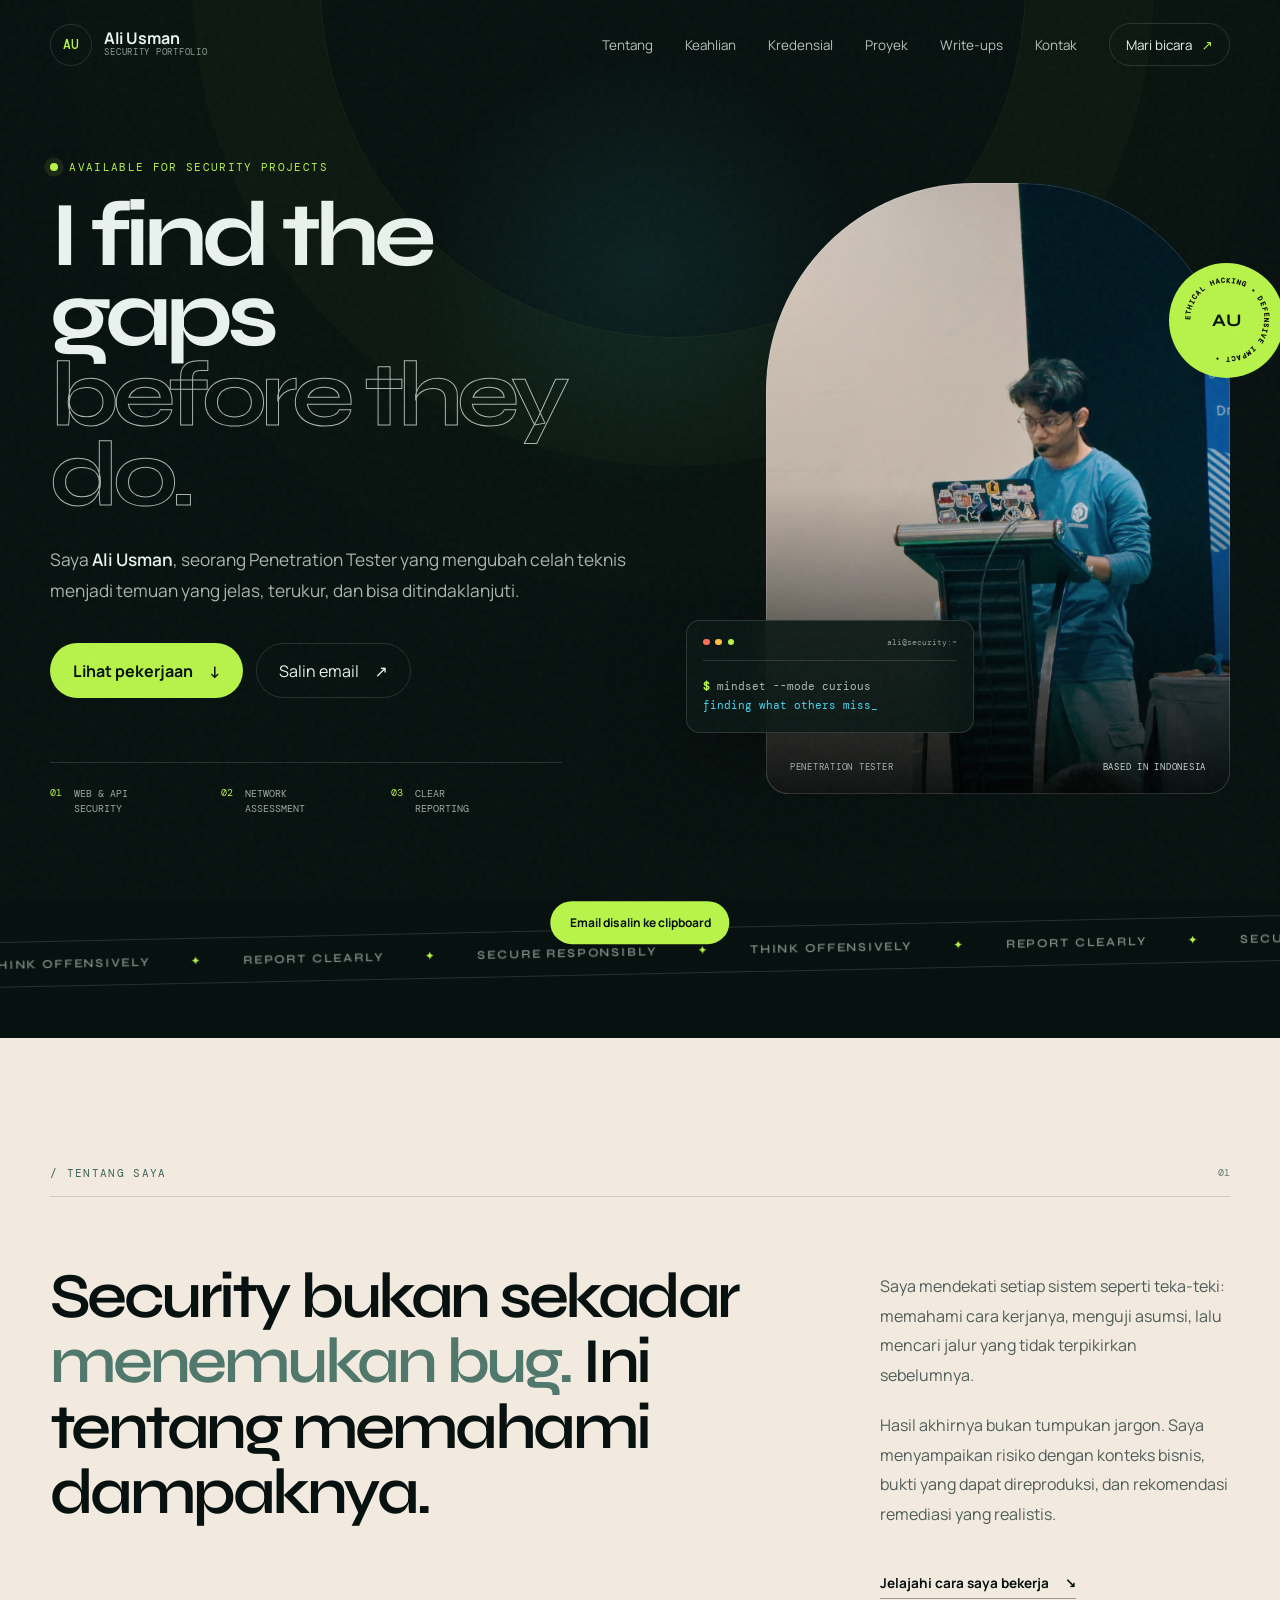
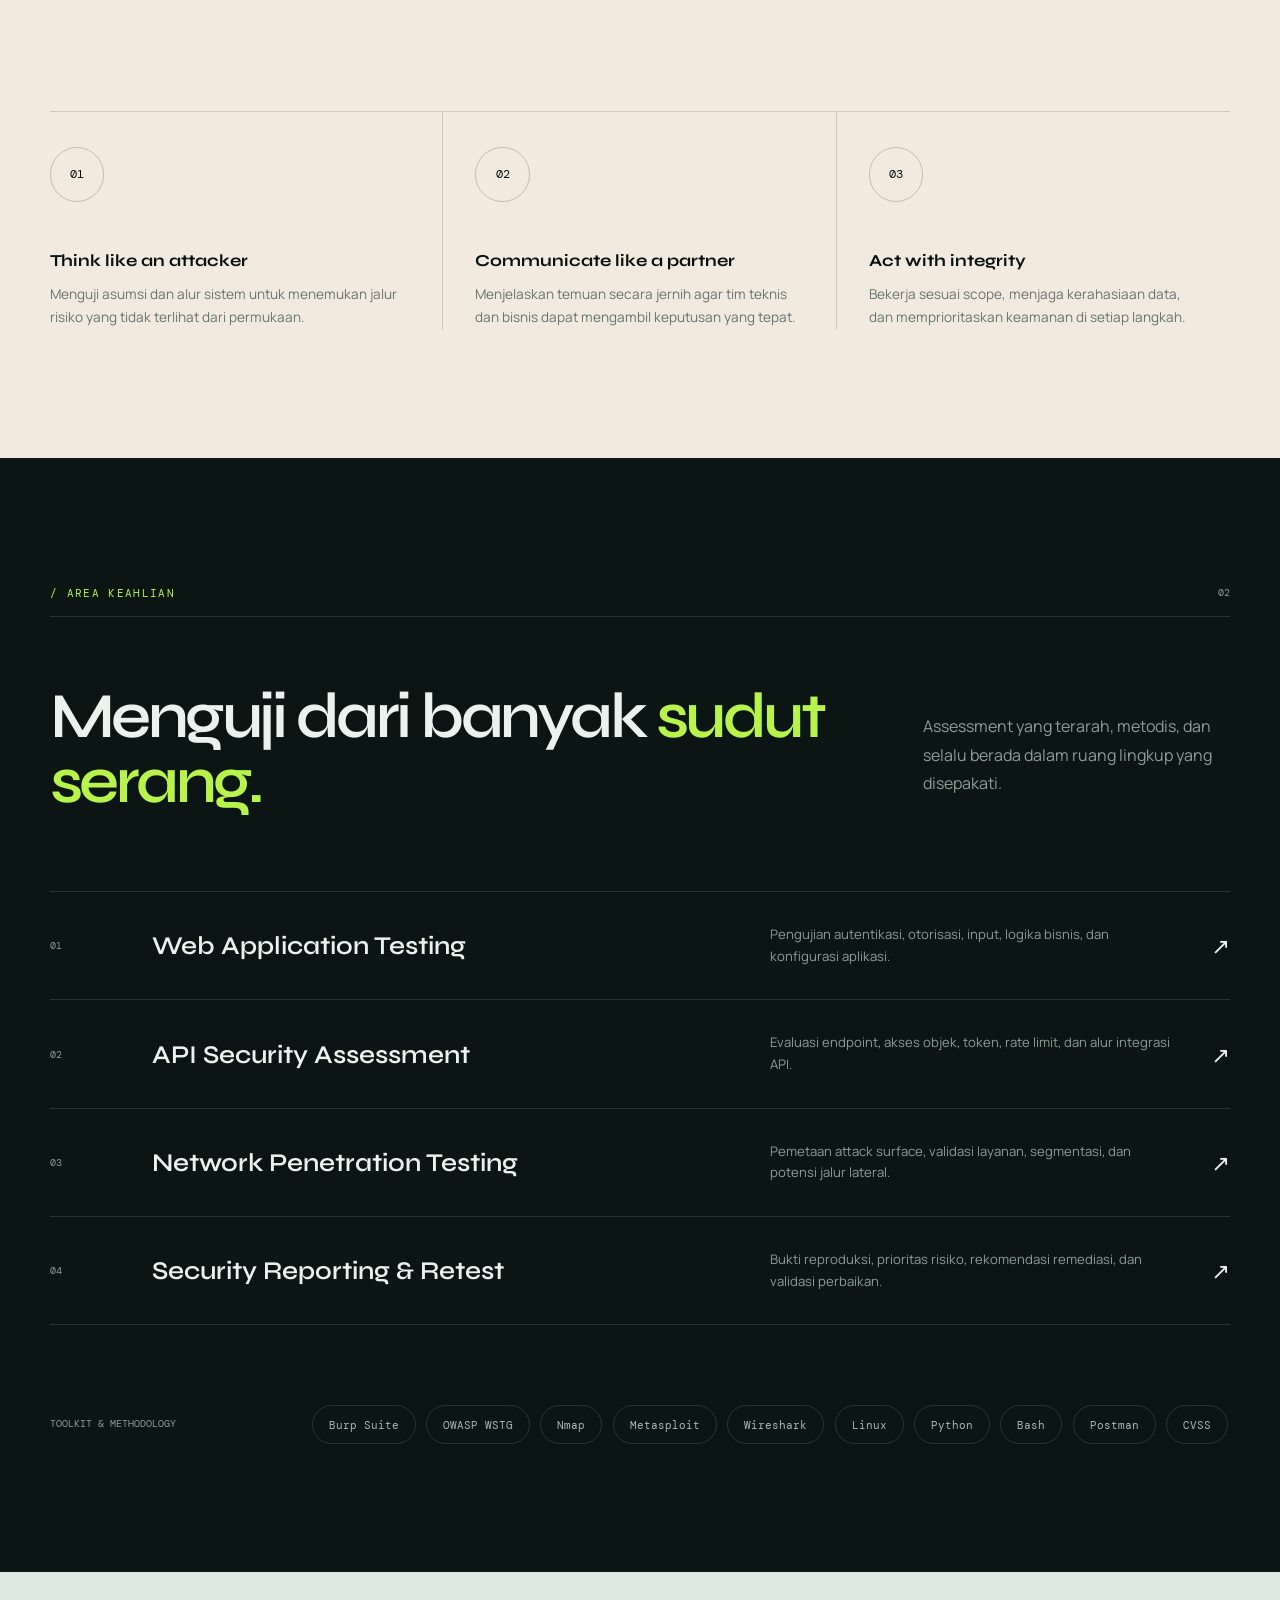
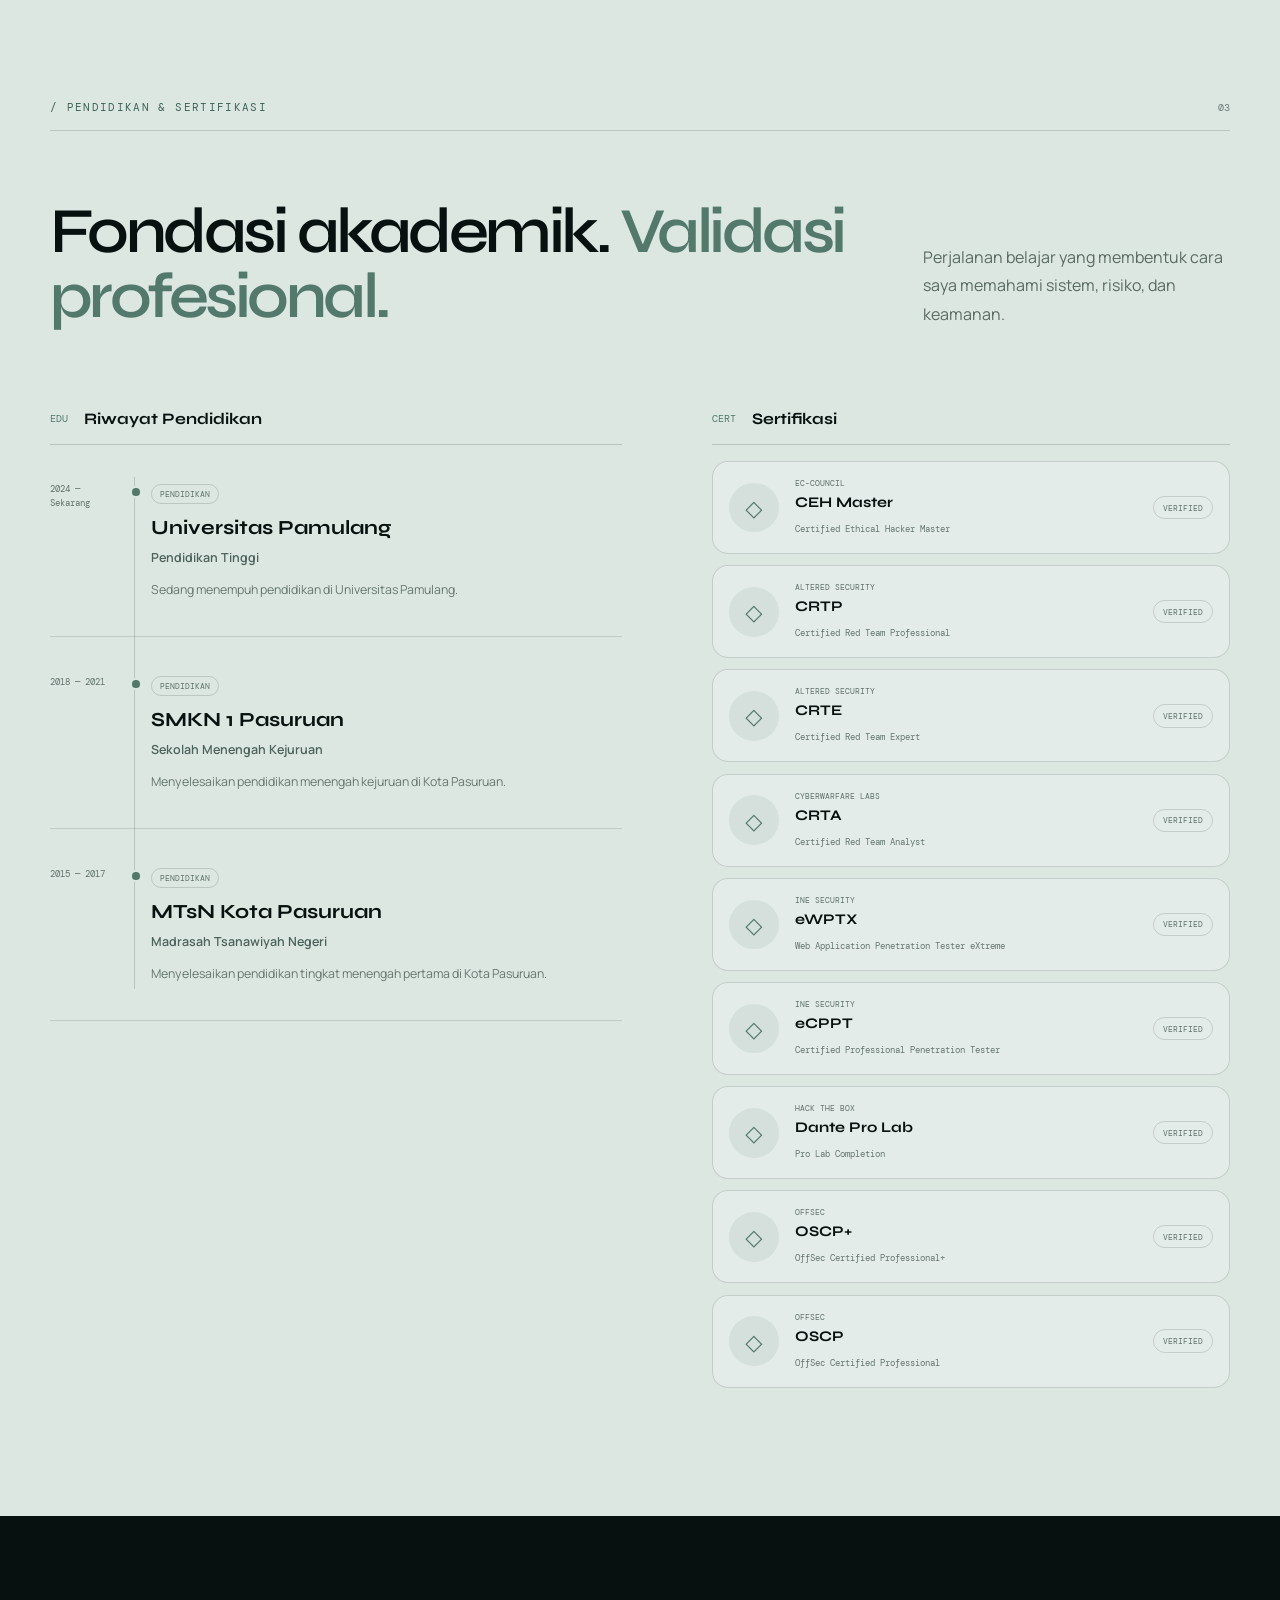
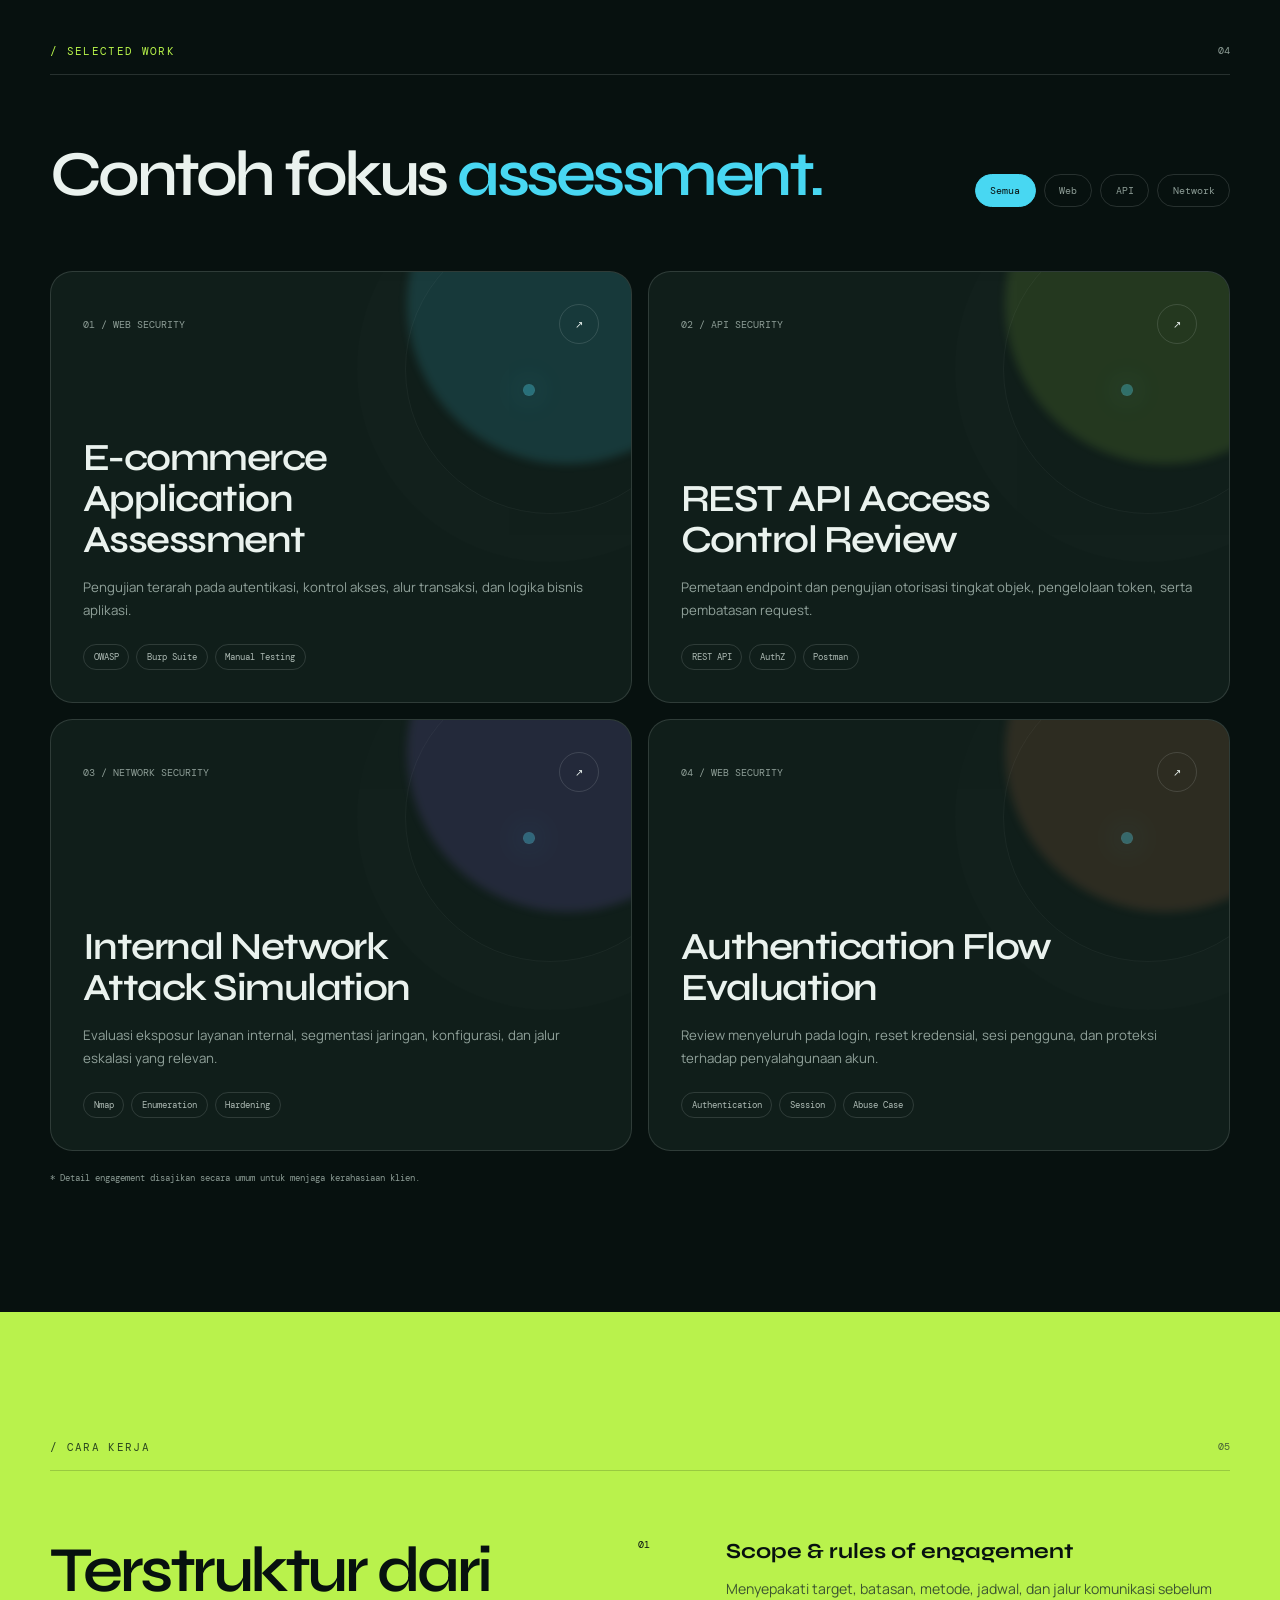
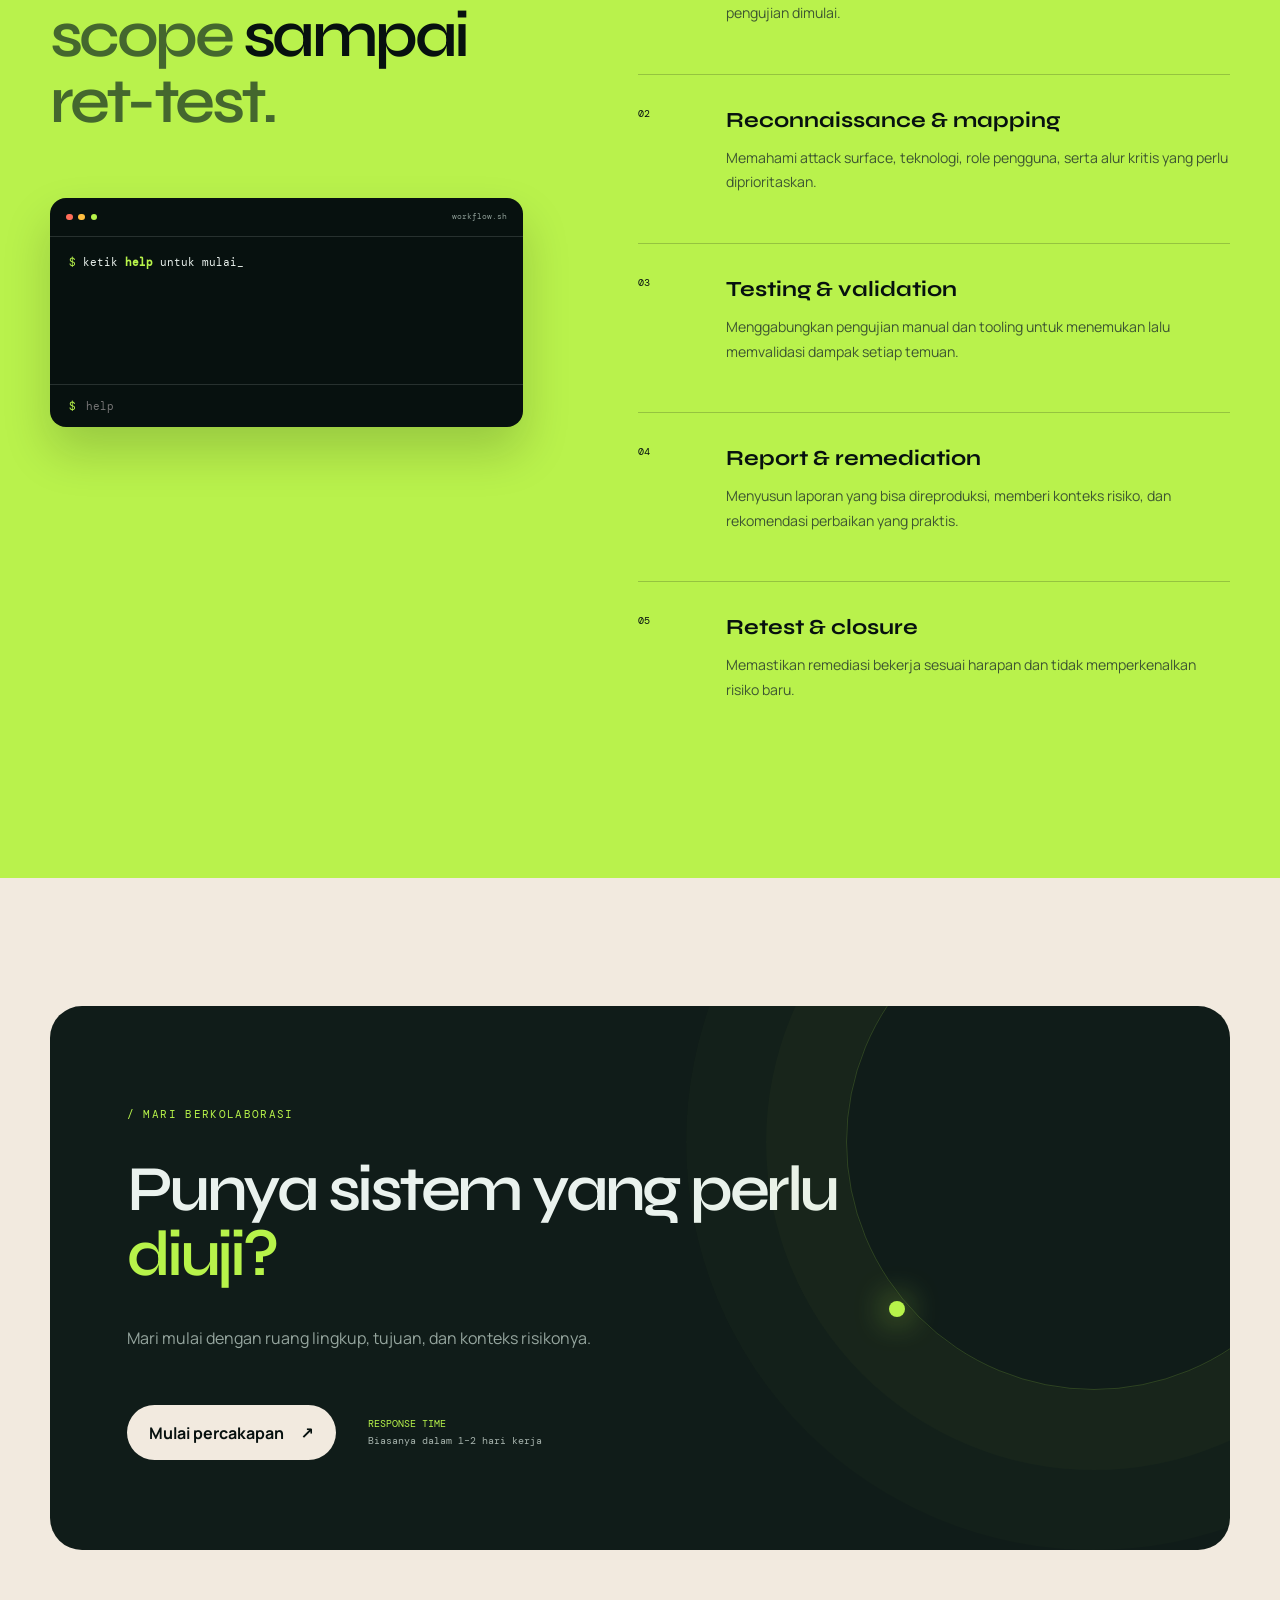
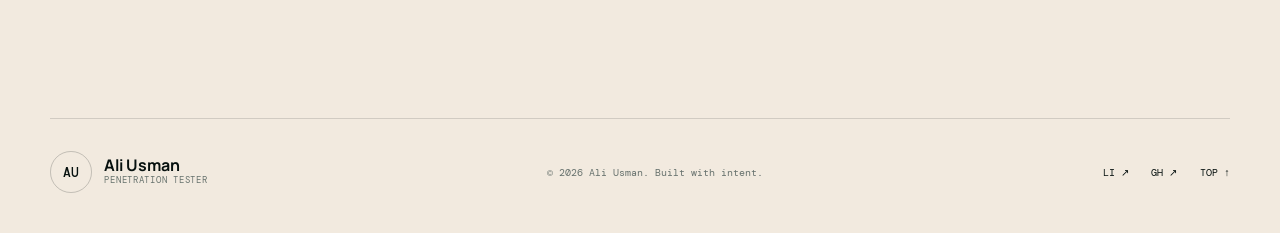
<file: index.html>
<!doctype html>
<html lang="id">
  <head>
    <meta charset="UTF-8" />
    <meta name="viewport" content="width=device-width, initial-scale=1.0" />
    <meta
      name="description"
      content="Portofolio Ali Usman — Penetration Tester yang membantu organisasi menemukan dan memahami risiko keamanan sebelum menjadi insiden."
    />
    <meta name="theme-color" content="#07110f" />
    <title>Ali Usman — Penetration Tester</title>
    <link rel="icon" href="data:image/svg+xml,%3Csvg xmlns='http://www.w3.org/2000/svg' viewBox='0 0 64 64'%3E%3Crect width='64' height='64' rx='32' fill='%2307110f'/%3E%3Ctext x='32' y='39' text-anchor='middle' font-family='monospace' font-size='22' fill='%23b7f34a'%3EAU%3C/text%3E%3C/svg%3E" />
    <link rel="preload" href="Assets/foto.jpg" as="image" />
    <link rel="stylesheet" href="css/styles.css" />
    <script src="js/script.js" defer></script>
  </head>
  <body>
    <a class="skip-link" href="#main-content">Lewati ke konten</a>

    <div class="noise" aria-hidden="true"></div>
    <div class="cursor-glow" aria-hidden="true"></div>

    <header class="site-header" id="top">
      <nav class="nav container" aria-label="Navigasi utama">
        <a class="brand" href="#top" aria-label="Ali Usman — kembali ke atas">
          <span class="brand-mark">AU</span>
          <span class="brand-copy">Ali Usman<small>Security Portfolio</small></span>
        </a>

        <button class="menu-toggle" type="button" aria-expanded="false" aria-controls="nav-links">
          <span></span><span></span>
          <span class="sr-only">Buka menu</span>
        </button>

        <div class="nav-links" id="nav-links">
          <a href="#about">Tentang</a>
          <a href="#expertise">Keahlian</a>
          <a href="#credentials">Kredensial</a>
          <a href="#work">Proyek</a>
          <a href="writeups.html">Write-ups</a>
          <a href="#contact">Kontak</a>
          <a class="nav-cta" href="#contact">Mari bicara <span>↗</span></a>
        </div>
      </nav>
    </header>

    <main id="main-content">
      <section class="hero section-pad" aria-labelledby="hero-title">
        <div class="container hero-grid">
          <div class="hero-copy">
            <div class="eyebrow reveal">
              <span class="status-dot"></span>
              Available for security projects
            </div>
            <h1 id="hero-title" class="reveal">
              I find the gaps<br />
              <span>before they do.</span>
            </h1>
            <p class="hero-lead reveal">
              Saya <strong>Ali Usman</strong>, seorang Penetration Tester yang mengubah celah teknis
              menjadi temuan yang jelas, terukur, dan bisa ditindaklanjuti.
            </p>
            <div class="hero-actions reveal">
              <a class="button button-primary" href="#work">
                Lihat pekerjaan <span aria-hidden="true">↓</span>
              </a>
              <button class="button button-ghost" id="copy-email" type="button">
                <span class="button-label">Salin email</span> <span aria-hidden="true">↗</span>
              </button>
            </div>
            <div class="hero-meta reveal" aria-label="Ringkasan keahlian">
              <div><span>01</span><p>Web & API<br />Security</p></div>
              <div><span>02</span><p>Network<br />Assessment</p></div>
              <div><span>03</span><p>Clear<br />Reporting</p></div>
            </div>
          </div>

          <div class="hero-visual reveal" data-tilt>
            <div class="photo-frame">
              <img src="Assets/foto.jpg" alt="Ali Usman sedang melakukan presentasi teknis" />
              <div class="photo-shade" aria-hidden="true"></div>
              <div class="photo-label">
                <span>Penetration Tester</span>
                <span>Based in Indonesia</span>
              </div>
            </div>
            <div class="floating-card terminal-card" aria-hidden="true">
              <div class="terminal-top"><i></i><i></i><i></i><span>ali@security:~</span></div>
              <code><b>$</b> mindset --mode curious<br /><em>finding what others miss_</em></code>
            </div>
            <div class="orbit-stamp" aria-hidden="true">
              <svg viewBox="0 0 120 120">
                <defs><path id="circlePath" d="M 60,60 m -43,0 a 43,43 0 1,1 86,0 a 43,43 0 1,1 -86,0" /></defs>
                <text><textPath href="#circlePath">ETHICAL HACKING • DEFENSIVE IMPACT • </textPath></text>
              </svg>
              <span>AU</span>
            </div>
          </div>
        </div>
        <div class="hero-marquee" aria-hidden="true">
          <div class="marquee-track">
            <span>THINK OFFENSIVELY</span><i>✦</i><span>REPORT CLEARLY</span><i>✦</i><span>SECURE RESPONSIBLY</span><i>✦</i>
            <span>THINK OFFENSIVELY</span><i>✦</i><span>REPORT CLEARLY</span><i>✦</i><span>SECURE RESPONSIBLY</span><i>✦</i>
          </div>
        </div>
      </section>

      <section class="about section-pad" id="about" aria-labelledby="about-title">
        <div class="container">
          <div class="section-heading reveal">
            <p class="kicker">/ Tentang saya</p>
            <span class="section-number">01</span>
          </div>
          <div class="about-grid">
            <h2 id="about-title" class="reveal">Security bukan sekadar <em>menemukan bug.</em> Ini tentang memahami dampaknya.</h2>
            <div class="about-copy reveal">
              <p>
                Saya mendekati setiap sistem seperti teka-teki: memahami cara kerjanya, menguji asumsi,
                lalu mencari jalur yang tidak terpikirkan sebelumnya.
              </p>
              <p>
                Hasil akhirnya bukan tumpukan jargon. Saya menyampaikan risiko dengan konteks bisnis,
                bukti yang dapat direproduksi, dan rekomendasi remediasi yang realistis.
              </p>
              <a class="text-link" href="#expertise">Jelajahi cara saya bekerja <span>↘</span></a>
            </div>
          </div>

          <div class="principles-grid" id="principles-list"></div>
        </div>
      </section>

      <section class="expertise section-pad" id="expertise" aria-labelledby="expertise-title">
        <div class="container">
          <div class="section-heading reveal">
            <p class="kicker">/ Area keahlian</p>
            <span class="section-number">02</span>
          </div>
          <div class="expertise-intro">
            <h2 id="expertise-title" class="reveal">Menguji dari banyak <em>sudut serang.</em></h2>
            <p class="reveal">Assessment yang terarah, metodis, dan selalu berada dalam ruang lingkup yang disepakati.</p>
          </div>
          <div class="service-list" id="service-list"></div>

          <div class="toolkit reveal">
            <p>Toolkit & Methodology</p>
            <div class="tool-cloud" id="tool-cloud"></div>
          </div>
        </div>
      </section>

      <section class="credentials section-pad" id="credentials" aria-labelledby="credentials-title">
        <div class="container">
          <div class="section-heading reveal">
            <p class="kicker">/ Pendidikan & sertifikasi</p>
            <span class="section-number">03</span>
          </div>
          <div class="credentials-intro">
            <h2 id="credentials-title" class="reveal">Fondasi akademik. <em>Validasi profesional.</em></h2>
            <p class="reveal">Perjalanan belajar yang membentuk cara saya memahami sistem, risiko, dan keamanan.</p>
          </div>
          <div class="credentials-layout">
            <div class="credential-group reveal">
              <div class="credential-group-head"><span>EDU</span><h3>Riwayat Pendidikan</h3></div>
              <div class="timeline" id="education-list"></div>
            </div>
            <div class="credential-group reveal">
              <div class="credential-group-head"><span>CERT</span><h3>Sertifikasi</h3></div>
              <div class="certification-list" id="certification-list"></div>
            </div>
          </div>
        </div>
      </section>

      <section class="work section-pad" id="work" aria-labelledby="work-title">
        <div class="container">
          <div class="section-heading reveal">
            <p class="kicker">/ Selected work</p>
            <span class="section-number">04</span>
          </div>
          <div class="work-top">
            <h2 id="work-title" class="reveal">Contoh fokus <em>assessment.</em></h2>
            <div class="filters reveal" role="group" aria-label="Filter proyek">
              <button class="filter is-active" type="button" data-filter="all">Semua</button>
              <button class="filter" type="button" data-filter="web">Web</button>
              <button class="filter" type="button" data-filter="api">API</button>
              <button class="filter" type="button" data-filter="network">Network</button>
            </div>
          </div>
          <div class="projects-grid" id="projects-list" aria-live="polite"></div>
          <p class="work-note reveal">* Detail engagement disajikan secara umum untuk menjaga kerahasiaan klien.</p>
        </div>
      </section>

      <section class="process section-pad" aria-labelledby="process-title">
        <div class="container">
          <div class="section-heading reveal">
            <p class="kicker">/ Cara kerja</p>
            <span class="section-number">05</span>
          </div>
          <div class="process-grid">
            <div class="process-sticky">
              <h2 id="process-title" class="reveal">Terstruktur dari <em>scope</em> sampai <em>ret-test.</em></h2>
              <div class="mini-terminal reveal">
                <div class="terminal-top"><i></i><i></i><i></i><span>workflow.sh</span></div>
                <div id="terminal-output" class="terminal-output" aria-live="polite">
                  <p><span>$</span> ketik <b>help</b> untuk mulai_</p>
                </div>
                <form id="terminal-form" autocomplete="off">
                  <label for="terminal-input" class="sr-only">Perintah terminal</label>
                  <span>$</span><input id="terminal-input" name="command" placeholder="help" spellcheck="false" />
                </form>
              </div>
            </div>
            <ol class="process-steps" id="process-list"></ol>
          </div>
        </div>
      </section>

      <section class="contact section-pad" id="contact" aria-labelledby="contact-title">
        <div class="container contact-inner reveal">
          <p class="kicker">/ Mari berkolaborasi</p>
          <h2 id="contact-title">Punya sistem yang perlu <em>diuji?</em></h2>
          <p>Mari mulai dengan ruang lingkup, tujuan, dan konteks risikonya.</p>
          <div class="contact-actions">
            <a class="button button-light" id="email-link" href="mailto:ali.usman@example.com">Mulai percakapan <span>↗</span></a>
            <p><span>Response time</span> Biasanya dalam 1–2 hari kerja</p>
          </div>
          <div class="contact-orbit" aria-hidden="true"></div>
        </div>
      </section>
    </main>

    <footer class="site-footer">
      <div class="container footer-inner">
        <a class="brand" href="#top"><span class="brand-mark">AU</span><span class="brand-copy">Ali Usman<small>Penetration Tester</small></span></a>
        <p>© <span id="current-year"></span> Ali Usman. Built with intent.</p>
        <div class="socials">
          <a id="linkedin-link" href="#" aria-label="LinkedIn">LI ↗</a>
          <a id="github-link" href="#" aria-label="GitHub">GH ↗</a>
          <a href="#top">TOP ↑</a>
        </div>
      </div>
    </footer>

    <div class="toast" id="toast" role="status" aria-live="polite">Email disalin ke clipboard</div>
  </body>
</html>
</file>
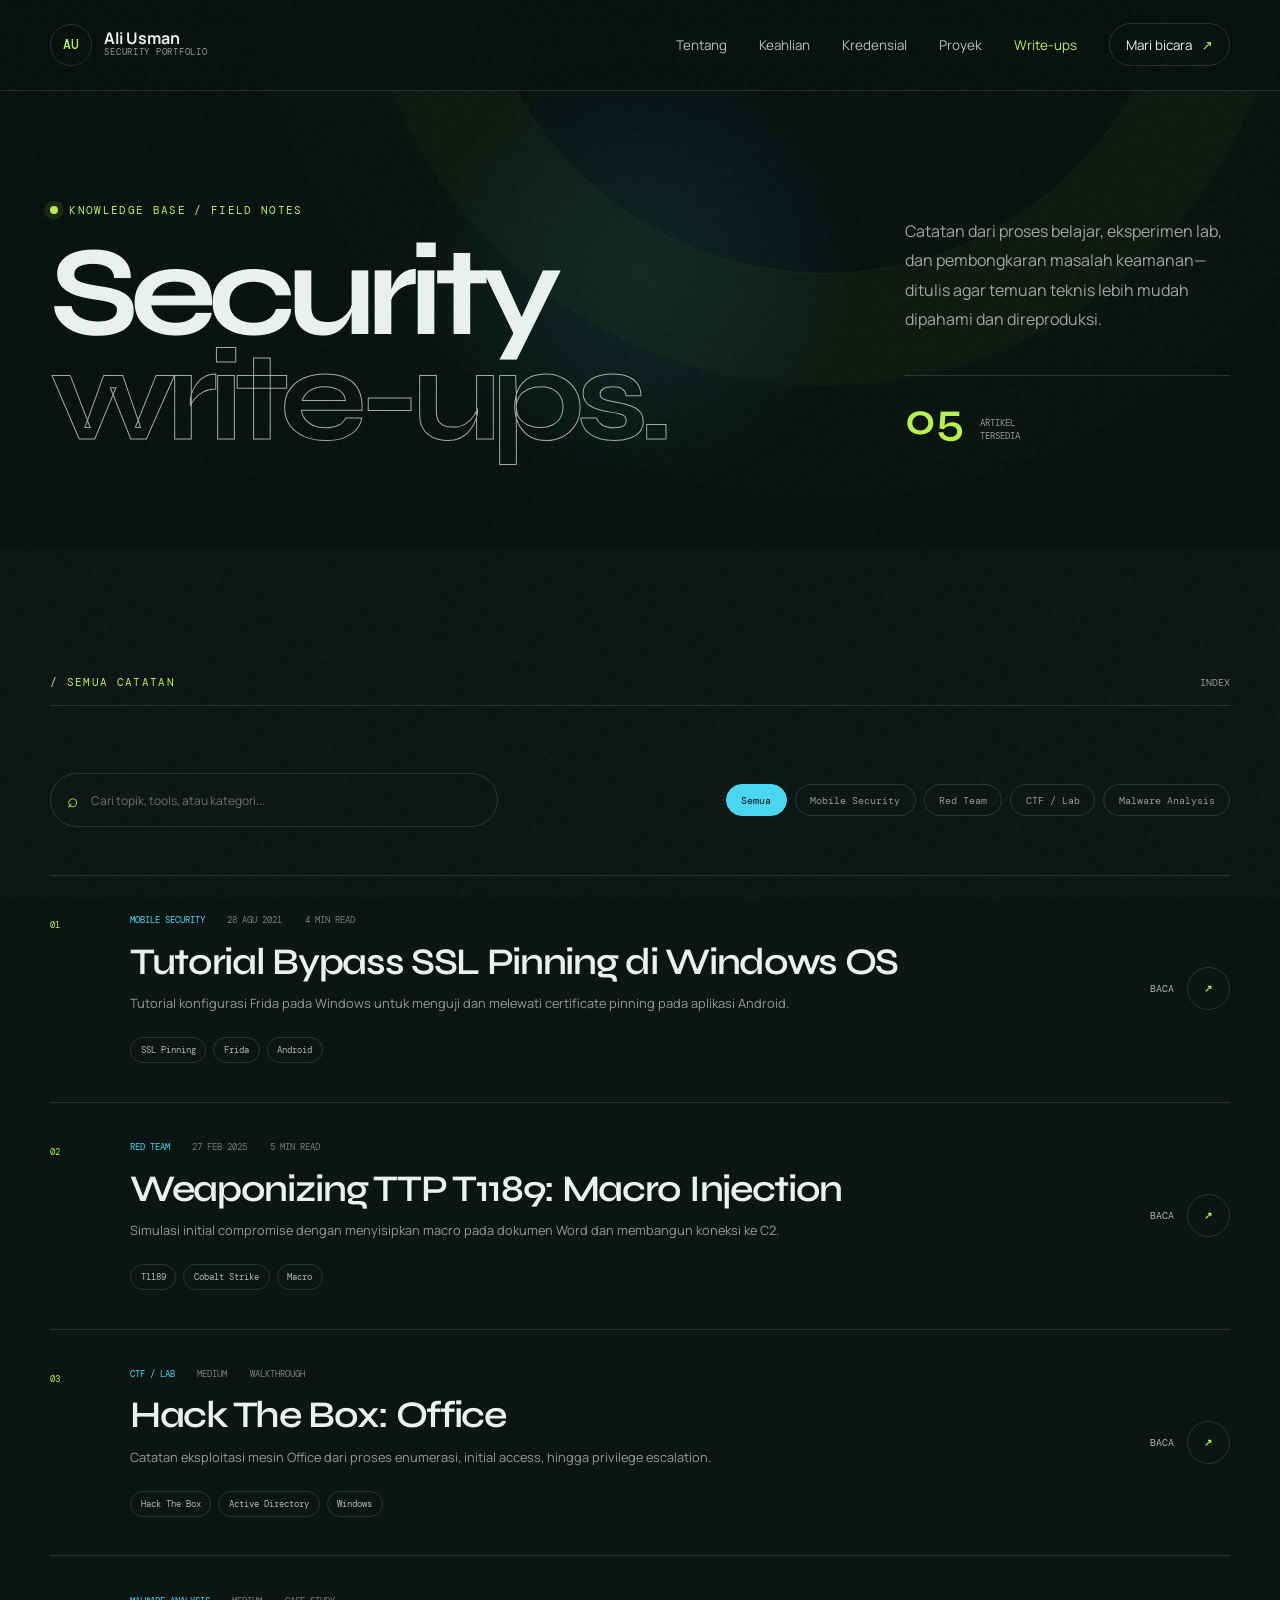
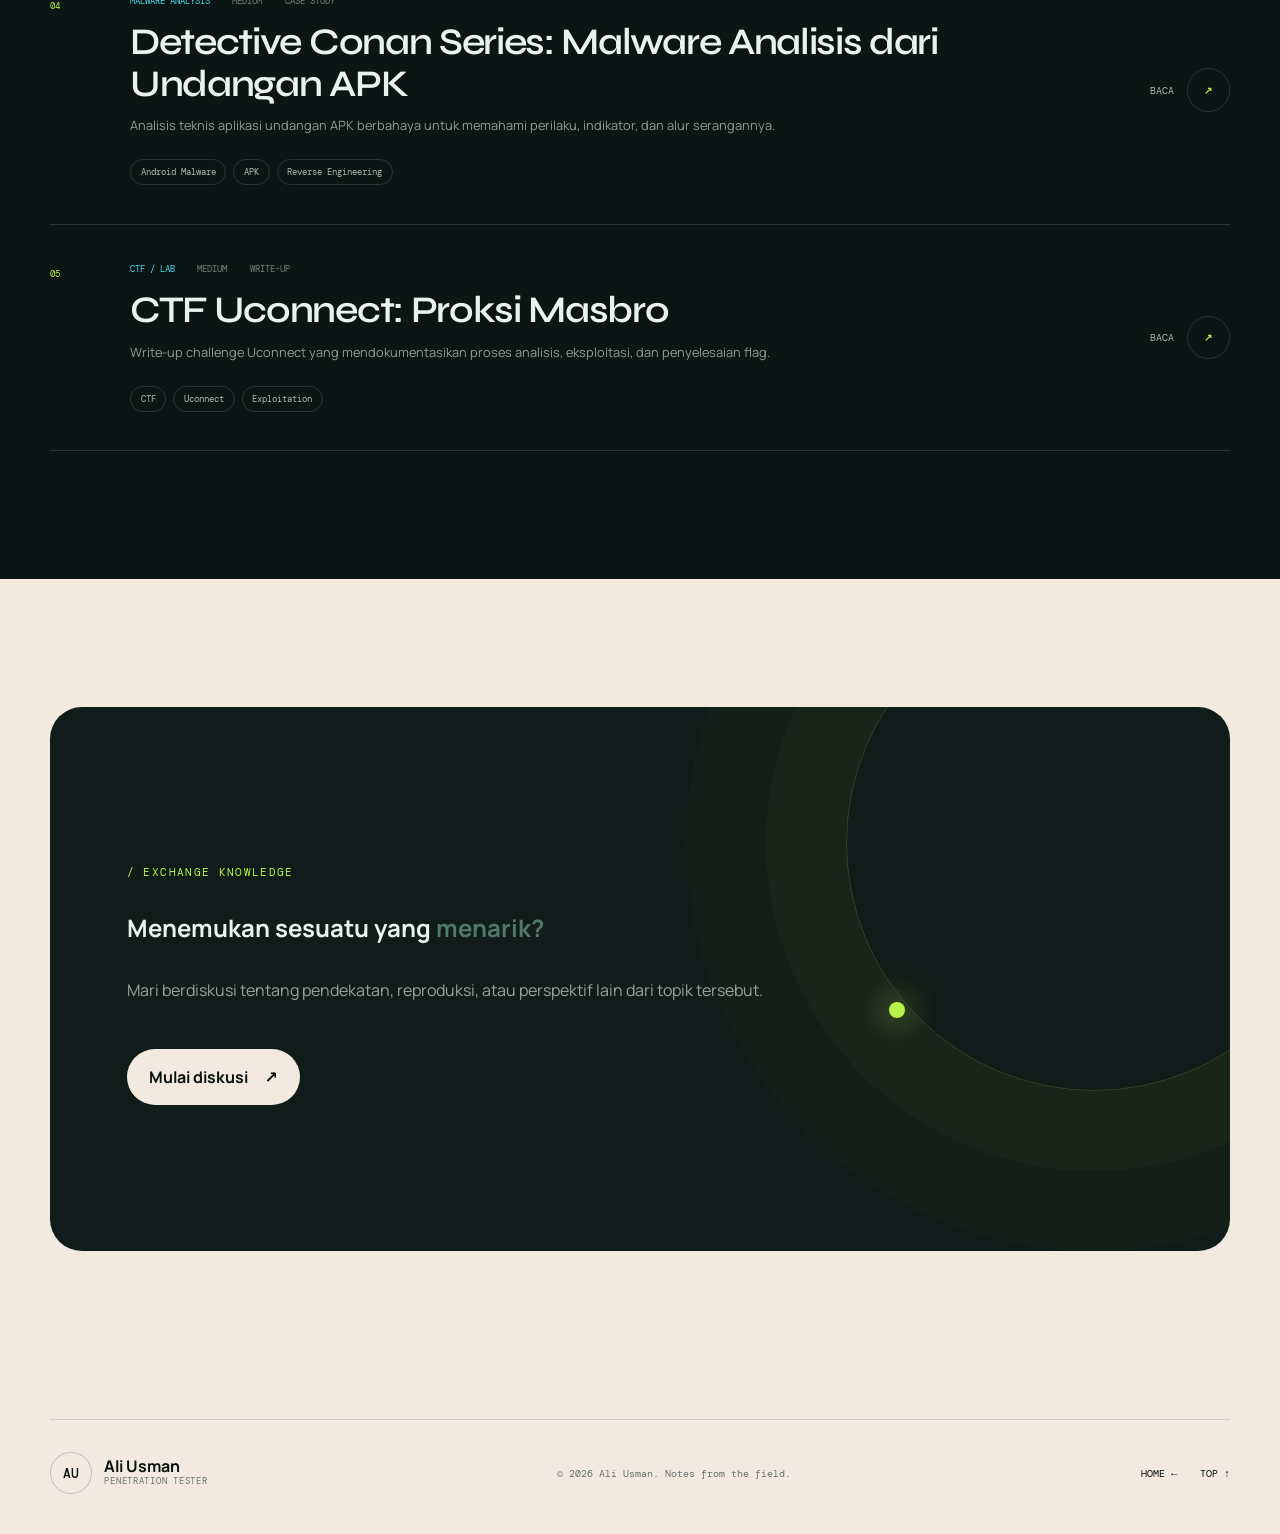
<file: writeups.html>
<!doctype html>
<html lang="id">
  <head>
    <meta charset="UTF-8" />
    <meta name="viewport" content="width=device-width, initial-scale=1.0" />
    <meta name="description" content="Write-ups keamanan siber oleh Ali Usman — catatan teknis, metodologi pengujian, dan pembelajaran dari security lab." />
    <meta name="theme-color" content="#07110f" />
    <title>Security Write-ups — Ali Usman</title>
    <link rel="icon" href="data:image/svg+xml,%3Csvg xmlns='http://www.w3.org/2000/svg' viewBox='0 0 64 64'%3E%3Crect width='64' height='64' rx='32' fill='%2307110f'/%3E%3Ctext x='32' y='39' text-anchor='middle' font-family='monospace' font-size='22' fill='%23b7f34a'%3EAU%3C/text%3E%3C/svg%3E" />
    <link rel="stylesheet" href="css/styles.css" />
    <script src="js/writeups.js" defer></script>
  </head>
  <body class="writeups-page">
    <a class="skip-link" href="#main-content">Lewati ke konten</a>
    <div class="noise" aria-hidden="true"></div>
    <div class="cursor-glow" aria-hidden="true"></div>

    <header class="site-header scrolled">
      <nav class="nav container" aria-label="Navigasi utama">
        <a class="brand" href="index.html" aria-label="Ali Usman — halaman utama">
          <span class="brand-mark">AU</span>
          <span class="brand-copy">Ali Usman<small>Security Portfolio</small></span>
        </a>
        <button class="menu-toggle" type="button" aria-expanded="false" aria-controls="nav-links">
          <span></span><span></span><span class="sr-only">Buka menu</span>
        </button>
        <div class="nav-links" id="nav-links">
          <a href="index.html#about">Tentang</a>
          <a href="index.html#expertise">Keahlian</a>
          <a href="index.html#credentials">Kredensial</a>
          <a href="index.html#work">Proyek</a>
          <a href="writeups.html" aria-current="page">Write-ups</a>
          <a class="nav-cta" href="index.html#contact">Mari bicara <span>↗</span></a>
        </div>
      </nav>
    </header>

    <main id="main-content">
      <section class="writeups-hero section-pad">
        <div class="container">
          <div class="writeups-hero-grid">
            <div>
              <p class="eyebrow reveal"><span class="status-dot"></span> Knowledge base / field notes</p>
              <h1 class="reveal">Security<br /><span>write-ups.</span></h1>
            </div>
            <div class="writeups-hero-copy reveal">
              <p>Catatan dari proses belajar, eksperimen lab, dan pembongkaran masalah keamanan—ditulis agar temuan teknis lebih mudah dipahami dan direproduksi.</p>
              <div class="writeup-count"><strong id="writeup-count">00</strong><span>Artikel<br />tersedia</span></div>
            </div>
          </div>
        </div>
      </section>

      <section class="writeups-index section-pad" aria-labelledby="writeups-title">
        <div class="container">
          <div class="section-heading reveal">
            <p class="kicker" id="writeups-title">/ Semua catatan</p>
            <span class="section-number">INDEX</span>
          </div>
          <div class="writeup-controls reveal">
            <div class="search-field">
              <span aria-hidden="true">⌕</span>
              <label class="sr-only" for="writeup-search">Cari write-up</label>
              <input id="writeup-search" type="search" placeholder="Cari topik, tools, atau kategori..." />
            </div>
            <div class="filters" id="writeup-filters" role="group" aria-label="Filter write-up"></div>
          </div>
          <div class="writeup-empty" id="writeup-empty" hidden>
            <span>404</span><p>Tidak ada write-up yang cocok dengan pencarian.</p>
          </div>
          <div class="writeup-list" id="writeup-list" aria-live="polite"></div>
        </div>
      </section>

      <section class="writeups-cta section-pad">
        <div class="container contact-inner reveal">
          <p class="kicker">/ Exchange knowledge</p>
          <h2>Menemukan sesuatu yang <em>menarik?</em></h2>
          <p>Mari berdiskusi tentang pendekatan, reproduksi, atau perspektif lain dari topik tersebut.</p>
          <a class="button button-light" id="writeup-email" href="mailto:ali.usman@example.com">Mulai diskusi <span>↗</span></a>
          <div class="contact-orbit" aria-hidden="true"></div>
        </div>
      </section>
    </main>

    <footer class="site-footer writeups-footer">
      <div class="container footer-inner">
        <a class="brand" href="index.html"><span class="brand-mark">AU</span><span class="brand-copy">Ali Usman<small>Penetration Tester</small></span></a>
        <p>© <span id="current-year"></span> Ali Usman. Notes from the field.</p>
        <div class="socials"><a href="index.html">HOME ←</a><a href="#main-content">TOP ↑</a></div>
      </div>
    </footer>
  </body>
</html>
</file>
<file: css/styles.css>
@import url('https://fonts.googleapis.com/css2?family=DM+Mono:wght@300;400;500&family=Manrope:wght@400;500;600;700&family=Syne:wght@600;700;800&display=swap');

:root {
  --ink: #eaf2ee;
  --muted: #8d9d96;
  --bg: #07110f;
  --bg-soft: #0c1714;
  --panel: #101e1a;
  --line: rgba(234, 242, 238, 0.14);
  --acid: #b7f34a;
  --cyan: #48d7f2;
  --warm: #f2eadf;
  --dark: #07110f;
  --sans: 'Manrope', system-ui, sans-serif;
  --display: 'Syne', system-ui, sans-serif;
  --mono: 'DM Mono', ui-monospace, monospace;
  --radius: 1.4rem;
  --container: 1180px;
}

* { box-sizing: border-box; }
html { scroll-behavior: smooth; scroll-padding-top: 6rem; }
body {
  margin: 0;
  color: var(--ink);
  background: var(--bg);
  font-family: var(--sans);
  -webkit-font-smoothing: antialiased;
  overflow-x: hidden;
}
body.menu-open { overflow: hidden; }
::selection { color: var(--dark); background: var(--acid); }
a { color: inherit; text-decoration: none; }
button, input { font: inherit; }
button, a { -webkit-tap-highlight-color: transparent; }
img { display: block; max-width: 100%; }

.sr-only {
  position: absolute; width: 1px; height: 1px; padding: 0; margin: -1px;
  overflow: hidden; clip: rect(0, 0, 0, 0); white-space: nowrap; border: 0;
}
.skip-link { position: fixed; z-index: 9999; top: 1rem; left: 1rem; transform: translateY(-200%); background: var(--acid); color: var(--dark); padding: .7rem 1rem; }
.skip-link:focus { transform: translateY(0); }
.container { width: min(calc(100% - 3rem), var(--container)); margin-inline: auto; }
.section-pad { padding: 8rem 0; }
.noise {
  position: fixed; inset: 0; z-index: 1000; pointer-events: none; opacity: .035;
  background-image: url("data:image/svg+xml,%3Csvg viewBox='0 0 180 180' xmlns='http://www.w3.org/2000/svg'%3E%3Cfilter id='n'%3E%3CfeTurbulence type='fractalNoise' baseFrequency='.9' numOctaves='4' stitchTiles='stitch'/%3E%3C/filter%3E%3Crect width='100%25' height='100%25' filter='url(%23n)' opacity='.9'/%3E%3C/svg%3E");
}
.cursor-glow {
  position: fixed; z-index: -1; width: 30rem; height: 30rem; border-radius: 50%; pointer-events: none;
  background: radial-gradient(circle, rgba(72,215,242,.09), transparent 68%); transform: translate(-50%, -50%);
  left: var(--mouse-x, 50%); top: var(--mouse-y, 30%);
}

.site-header { position: fixed; inset: 0 0 auto; z-index: 100; transition: background .3s, border-color .3s; }
.site-header.scrolled { background: rgba(7, 17, 15, .84); border-bottom: 1px solid var(--line); backdrop-filter: blur(16px); }
.nav { min-height: 5.6rem; display: flex; align-items: center; justify-content: space-between; }
.brand { display: inline-flex; align-items: center; gap: .8rem; font-weight: 700; }
.brand-mark { display: grid; place-items: center; width: 2.6rem; aspect-ratio: 1; border: 1px solid var(--line); border-radius: 50%; color: var(--acid); font: 500 .8rem var(--mono); }
.brand-copy { line-height: 1.05; }
.brand-copy small { display: block; color: var(--muted); font: 400 .57rem/1.5 var(--mono); letter-spacing: .08em; text-transform: uppercase; }
.nav-links { display: flex; align-items: center; gap: 2rem; font-size: .84rem; }
.nav-links > a:not(.nav-cta) { color: #b7c2bd; position: relative; }
.nav-links > a:not(.nav-cta)::after { content: ''; position: absolute; inset: auto 0 -.4rem; height: 1px; background: var(--acid); transform: scaleX(0); transform-origin: right; transition: transform .25s; }
.nav-links > a:hover::after { transform: scaleX(1); transform-origin: left; }
.nav-cta { padding: .72rem 1rem; border: 1px solid var(--line); border-radius: 100px; }
.nav-cta span { margin-left: .45rem; color: var(--acid); }
.menu-toggle { display: none; width: 2.8rem; height: 2.8rem; border: 1px solid var(--line); border-radius: 50%; background: transparent; }
.menu-toggle span:not(.sr-only) { display: block; width: 1rem; height: 1px; margin: .3rem auto; background: var(--ink); transition: transform .25s; }

.hero { min-height: 100svh; padding-top: 10rem; padding-bottom: 4rem; position: relative; overflow: hidden; }
.hero::before { content: ''; position: absolute; width: 44rem; aspect-ratio: 1; top: -23rem; left: 25%; border: 1px solid rgba(183,243,74,.08); border-radius: 50%; box-shadow: 0 0 0 8rem rgba(183,243,74,.018), 0 0 0 16rem rgba(183,243,74,.012); }
.hero-grid { display: grid; grid-template-columns: 1.02fr .8fr; align-items: center; gap: clamp(3rem, 7vw, 7rem); }
.eyebrow, .kicker { color: var(--acid); font: 400 .7rem var(--mono); letter-spacing: .12em; text-transform: uppercase; }
.eyebrow { display: flex; align-items: center; gap: .7rem; }
.status-dot { width: .5rem; height: .5rem; border-radius: 50%; background: var(--acid); box-shadow: 0 0 0 .35rem rgba(183,243,74,.1); animation: pulse 2s infinite; }
@keyframes pulse { 50% { box-shadow: 0 0 0 .65rem rgba(183,243,74,0); } }
.hero h1 { margin: 1.3rem 0 1.8rem; font: 700 clamp(3.8rem, 7.2vw, 7.4rem)/.87 var(--display); letter-spacing: -.065em; }
.hero h1 span { color: transparent; -webkit-text-stroke: 1px rgba(234,242,238,.72); }
.hero-lead { max-width: 39rem; margin: 0; color: #a8b6b0; font-size: clamp(1rem, 1.35vw, 1.18rem); line-height: 1.8; }
.hero-lead strong { color: var(--ink); font-weight: 600; }
.hero-actions { display: flex; gap: .8rem; margin-top: 2.3rem; }
.button { display: inline-flex; justify-content: center; align-items: center; gap: 1rem; min-height: 3.45rem; padding: 0 1.35rem; border: 1px solid transparent; border-radius: 100px; cursor: pointer; transition: transform .2s, background .2s, border-color .2s; }
.button:hover { transform: translateY(-3px); }
.button-primary { color: var(--dark); background: var(--acid); font-weight: 700; }
.button-ghost { color: var(--ink); border-color: var(--line); background: transparent; }
.button-ghost:hover { border-color: rgba(234,242,238,.45); }
.hero-meta { display: grid; grid-template-columns: repeat(3, 1fr); max-width: 32rem; margin-top: 4rem; padding-top: 1.4rem; border-top: 1px solid var(--line); }
.hero-meta > div { display: flex; gap: .75rem; }
.hero-meta span { color: var(--acid); font: .62rem var(--mono); }
.hero-meta p { margin: 0; color: #9aaaa3; font: .63rem/1.55 var(--mono); text-transform: uppercase; }
.hero-visual { position: relative; max-width: 29rem; justify-self: end; transform-style: preserve-3d; transition: transform .2s ease-out; }
.photo-frame { position: relative; aspect-ratio: .76; overflow: hidden; border-radius: 13rem 13rem var(--radius) var(--radius); background: var(--panel); }
.photo-frame::after { content: ''; position: absolute; inset: 0; border: 1px solid rgba(255,255,255,.15); border-radius: inherit; pointer-events: none; }
.photo-frame img { width: 100%; height: 100%; object-fit: cover; object-position: 59% center; filter: saturate(.75) contrast(1.08); }
.photo-shade { position: absolute; inset: 0; background: linear-gradient(180deg, transparent 50%, rgba(1,8,7,.92)); mix-blend-mode: multiply; }
.photo-label { position: absolute; inset: auto 1.5rem 1.3rem; display: flex; justify-content: space-between; gap: 1rem; color: #c8d5cf; font: .58rem var(--mono); letter-spacing: .08em; text-transform: uppercase; }
.floating-card { position: absolute; z-index: 2; left: -5rem; bottom: 10%; width: 18rem; padding: 1rem; background: rgba(10,24,20,.9); border: 1px solid var(--line); border-radius: .85rem; box-shadow: 0 1.8rem 5rem rgba(0,0,0,.35); backdrop-filter: blur(12px); transform: translateZ(40px); }
.terminal-top { display: flex; align-items: center; gap: .35rem; padding-bottom: .75rem; border-bottom: 1px solid var(--line); }
.terminal-top i { width: .42rem; height: .42rem; border-radius: 50%; background: #ff6d59; }
.terminal-top i:nth-child(2) { background: #ffbf3f; }.terminal-top i:nth-child(3) { background: var(--acid); }
.terminal-top span { margin-left: auto; color: var(--muted); font: .52rem var(--mono); }
.terminal-card code { display: block; margin-top: 1rem; color: #acbbb4; font: .68rem/1.8 var(--mono); }
.terminal-card b { color: var(--acid); }.terminal-card em { color: var(--cyan); font-style: normal; }
.orbit-stamp { position: absolute; width: 7.2rem; aspect-ratio: 1; top: 13%; right: -3.4rem; border-radius: 50%; background: var(--acid); color: var(--dark); display: grid; place-items: center; transform: translateZ(55px); }
.orbit-stamp svg { position: absolute; inset: .35rem; width: calc(100% - .7rem); animation: spin 18s linear infinite; }
.orbit-stamp text { font: 700 8px var(--mono); letter-spacing: 1.4px; }.orbit-stamp > span { font: 700 1.1rem var(--display); }
@keyframes spin { to { transform: rotate(360deg); } }
.hero-marquee { width: 100%; margin-top: 7rem; border-block: 1px solid var(--line); overflow: hidden; transform: rotate(-1.2deg) scale(1.02); }
.marquee-track { display: flex; align-items: center; gap: 2.5rem; width: max-content; padding: .9rem 0; color: #81918a; font: 600 .74rem var(--display); letter-spacing: .14em; animation: marquee 24s linear infinite; }
.marquee-track i { color: var(--acid); font-style: normal; }
@keyframes marquee { to { transform: translateX(-50%); } }

.section-heading { display: flex; justify-content: space-between; align-items: center; margin-bottom: 4.2rem; padding-bottom: 1rem; border-bottom: 1px solid var(--line); }
.section-heading p { margin: 0; }.section-number { color: var(--muted); font: .65rem var(--mono); }
.about { color: var(--dark); background: var(--warm); }
.about .section-heading { border-color: rgba(7,17,15,.15); }.about .kicker { color: #3d6358; }.about .section-number { color: #687872; }
.about-grid { display: grid; grid-template-columns: 1.35fr .65fr; gap: clamp(3rem, 8vw, 9rem); }
.about h2, .expertise h2, .work h2, .process h2, .contact h2 { margin: 0; font: 600 clamp(2.6rem, 5vw, 5.5rem)/1.02 var(--display); letter-spacing: -.055em; }
h2 em { color: #51786c; font-style: normal; }
.about-copy { padding-top: .5rem; }
.about-copy p { margin: 0 0 1.3rem; color: #4f5d58; font-size: 1rem; line-height: 1.85; }
.text-link { display: inline-flex; align-items: center; gap: 1rem; margin-top: 1.5rem; padding-bottom: .35rem; border-bottom: 1px solid rgba(7,17,15,.35); font-size: .85rem; font-weight: 700; }
.text-link span { transition: transform .2s; }.text-link:hover span { transform: translate(3px, 3px); }
.principles-grid { display: grid; grid-template-columns: repeat(3, 1fr); margin-top: 7rem; border-top: 1px solid rgba(7,17,15,.15); }
.principle-card { padding: 2.2rem 2rem 0 0; border-right: 1px solid rgba(7,17,15,.15); }
.principle-card + .principle-card { padding-left: 2rem; }
.principle-card:last-child { border: 0; }
.principle-icon { display: grid; place-items: center; width: 3.4rem; aspect-ratio: 1; margin-bottom: 3rem; border: 1px solid rgba(7,17,15,.2); border-radius: 50%; font: .75rem var(--mono); }
.principle-card h3 { margin: 0 0 .8rem; font: 700 1.05rem var(--display); }
.principle-card p { margin: 0; color: #66736e; font-size: .85rem; line-height: 1.7; }

.expertise { background: #0b1513; }
.expertise-intro { display: grid; grid-template-columns: 1fr .38fr; align-items: end; gap: 4rem; margin-bottom: 4.8rem; }
.expertise h2 em, .process h2 em { color: var(--acid); }.expertise-intro > p { color: var(--muted); line-height: 1.8; }
.service-item { display: grid; grid-template-columns: .12fr 1fr .7fr auto; align-items: center; gap: 2rem; padding: 2rem 0; border-top: 1px solid var(--line); transition: padding .25s, color .25s; }
.service-item:last-child { border-bottom: 1px solid var(--line); }.service-item:hover { padding-inline: 1rem; color: var(--acid); }
.service-index { color: var(--muted); font: .65rem var(--mono); }.service-item h3 { margin: 0; font: 600 clamp(1.25rem,2vw,1.75rem) var(--display); }
.service-item p { margin: 0; color: var(--muted); font-size: .82rem; line-height: 1.65; }.service-arrow { font-size: 1.4rem; transition: transform .25s; }.service-item:hover .service-arrow { transform: rotate(45deg); }
.toolkit { display: grid; grid-template-columns: .25fr 1fr; gap: 2rem; margin-top: 5rem; align-items: start; }.toolkit > p { margin: .75rem 0; color: var(--muted); font: .63rem var(--mono); text-transform: uppercase; }
.tool-cloud { display: flex; flex-wrap: wrap; gap: .65rem; }.tool-pill { padding: .72rem 1rem; border: 1px solid var(--line); border-radius: 100px; color: #a9b8b1; font: .7rem var(--mono); transition: color .2s, border-color .2s, transform .2s; }.tool-pill:hover { color: var(--acid); border-color: var(--acid); transform: translateY(-2px); }

.work { background: var(--bg); }
.work-top { display: flex; justify-content: space-between; align-items: flex-end; gap: 2rem; margin-bottom: 4rem; }
.work h2 em { color: var(--cyan); }
.filters { display: flex; gap: .5rem; flex-wrap: wrap; }
.filter { padding: .55rem .9rem; color: var(--muted); background: transparent; border: 1px solid var(--line); border-radius: 100px; cursor: pointer; font: .65rem var(--mono); }
.filter.is-active, .filter:hover { color: var(--dark); border-color: var(--cyan); background: var(--cyan); }
.projects-grid { display: grid; grid-template-columns: repeat(2, 1fr); gap: 1rem; }
.project-card { min-height: 27rem; padding: 2rem; border: 1px solid var(--line); border-radius: var(--radius); display: flex; flex-direction: column; position: relative; overflow: hidden; background: var(--panel); isolation: isolate; transition: transform .3s, border-color .3s; }
.project-card:hover { transform: translateY(-6px); border-color: rgba(72,215,242,.5); }
.project-card::before { content: ''; position: absolute; z-index: -1; width: 20rem; aspect-ratio: 1; top: -8rem; right: -6rem; border-radius: 50%; background: var(--card-glow, rgba(72,215,242,.12)); filter: blur(4px); }
.project-visual { position: absolute; inset: 0; z-index: -1; opacity: .35; }
.project-visual::before, .project-visual::after { content: ''; position: absolute; border: 1px solid var(--line); border-radius: 50%; }
.project-visual::before { width: 18rem; aspect-ratio: 1; right: -4rem; top: -3rem; box-shadow: 0 0 0 3rem rgba(255,255,255,.015), 0 0 0 6rem rgba(255,255,255,.01); }
.project-visual::after { width: .6rem; aspect-ratio: 1; right: 6rem; top: 7rem; background: var(--cyan); box-shadow: 0 0 2rem var(--cyan); }
.project-head { display: flex; justify-content: space-between; align-items: center; color: var(--muted); font: .62rem var(--mono); text-transform: uppercase; }
.project-head span:last-child { width: 2.5rem; aspect-ratio: 1; display: grid; place-items: center; border: 1px solid var(--line); border-radius: 50%; color: var(--ink); }
.project-body { margin-top: auto; }.project-body h3 { max-width: 25rem; margin: 0 0 1rem; font: 600 clamp(1.7rem, 3vw, 2.7rem)/1.06 var(--display); letter-spacing: -.04em; }
.project-body p { max-width: 32rem; margin: 0; color: #90a19a; font-size: .83rem; line-height: 1.7; }
.project-tags { display: flex; flex-wrap: wrap; gap: .45rem; margin-top: 1.4rem; }.project-tags span { padding: .38rem .6rem; color: #aebbb5; border: 1px solid var(--line); border-radius: 100px; font: .55rem var(--mono); }
.project-card.is-hidden { display: none; }.work-note { margin: 1.3rem 0 0; color: var(--muted); font: .58rem var(--mono); }

.process { color: var(--dark); background: #b9f24c; }
.process .section-heading { border-color: rgba(7,17,15,.18); }.process .kicker { color: #29451f; }.process .section-number { color: #466037; }
.process-grid { display: grid; grid-template-columns: .8fr 1fr; gap: clamp(4rem, 9vw, 10rem); }
.process-sticky { align-self: start; position: sticky; top: 8rem; }.process h2 em { color: #44672e; }
.mini-terminal { margin-top: 4rem; color: var(--ink); background: #07110f; border-radius: 1rem; box-shadow: 0 1.5rem 3rem rgba(7,17,15,.18); overflow: hidden; }
.mini-terminal .terminal-top { padding: .85rem 1rem; }.terminal-output { height: 9.2rem; padding: 1rem 1.2rem; overflow-y: auto; font: .68rem/1.7 var(--mono); }.terminal-output p { margin: 0 0 .35rem; }.terminal-output span, .terminal-output b { color: var(--acid); }.terminal-output .error { color: #ff7c6a; }
#terminal-form { display: flex; align-items: center; gap: .5rem; padding: .8rem 1.2rem; border-top: 1px solid var(--line); font: .7rem var(--mono); }.mini-terminal form span { color: var(--acid); }.mini-terminal input { width: 100%; color: var(--ink); background: none; border: 0; outline: 0; font: inherit; }
.process-steps { margin: 0; padding: 0; list-style: none; }.process-step { display: grid; grid-template-columns: 4rem 1fr; gap: 1.5rem; padding: 2rem 0 3rem; border-top: 1px solid rgba(7,17,15,.2); }.process-step:first-child { padding-top: 0; border-top: 0; }.process-step > span { font: .65rem var(--mono); }.process-step h3 { margin: 0 0 .8rem; font: 700 1.35rem var(--display); }.process-step p { margin: 0; color: #3d5631; line-height: 1.75; font-size: .88rem; }

.contact { background: var(--warm); color: var(--dark); }
.contact-inner { position: relative; overflow: hidden; min-height: 34rem; padding: clamp(2rem, 6vw, 5rem); border-radius: 2rem; background: #101c19; color: var(--ink); display: flex; flex-direction: column; align-items: flex-start; justify-content: center; }
.contact .kicker { color: var(--acid); }.contact h2 { max-width: 53rem; margin: 1.5rem 0; }.contact h2 em { color: var(--acid); }.contact-inner > p:not(.kicker) { color: #95a59e; }
.contact-actions { display: flex; align-items: center; gap: 2rem; margin-top: 2.5rem; position: relative; z-index: 2; }.button-light { color: var(--dark); background: var(--warm); font-weight: 700; }.contact-actions p { color: #a6b3ad; font: .65rem/1.6 var(--mono); }.contact-actions p span { display: block; color: var(--acid); text-transform: uppercase; }
.contact-orbit { position: absolute; width: 31rem; aspect-ratio: 1; right: -7rem; top: -7rem; border: 1px solid rgba(183,243,74,.18); border-radius: 50%; box-shadow: 0 0 0 5rem rgba(183,243,74,.025), 0 0 0 10rem rgba(183,243,74,.015); }.contact-orbit::after { content: ''; position: absolute; width: 1rem; aspect-ratio: 1; left: 2.6rem; bottom: 4.5rem; border-radius: 50%; background: var(--acid); box-shadow: 0 0 2rem var(--acid); }
.site-footer { padding: 2.5rem 0; background: var(--warm); color: var(--dark); }.footer-inner { display: flex; justify-content: space-between; align-items: center; padding-top: 2rem; border-top: 1px solid rgba(7,17,15,.14); }.footer-inner .brand-mark { border-color: rgba(7,17,15,.2); color: var(--dark); }.footer-inner .brand-copy small { color: #68736e; }.footer-inner > p { color: #66716d; font: .6rem var(--mono); }.socials { display: flex; gap: 1.4rem; font: .65rem var(--mono); }.socials a:hover { color: #3f6a5b; }
.toast { position: fixed; z-index: 1000; left: 50%; bottom: 1.5rem; transform: translate(-50%, 160%); padding: .8rem 1.2rem; color: var(--dark); background: var(--acid); border-radius: 100px; font-size: .75rem; font-weight: 700; transition: transform .3s; }.toast.show { transform: translate(-50%, 0); }
.js .reveal { opacity: 0; transform: translateY(24px); transition: opacity .7s ease, transform .7s ease; }.js .reveal.visible { opacity: 1; transform: translateY(0); }

/* Education & certifications */
.credentials { color: var(--dark); background: #dce7e2; }
.credentials .section-heading { border-color: rgba(7,17,15,.15); }
.credentials .kicker { color: #3d6358; }
.credentials .section-number { color: #687872; }
.credentials-intro { display: grid; grid-template-columns: 1fr .38fr; align-items: end; gap: 4rem; margin-bottom: 5rem; }
.credentials h2 { margin: 0; font: 600 clamp(2.6rem, 5vw, 5.5rem)/1.02 var(--display); letter-spacing: -.055em; }
.credentials h2 em { color: #52796c; font-style: normal; }
.credentials-intro > p { margin: 0; color: #596a63; line-height: 1.8; }
.credentials-layout { display: grid; grid-template-columns: 1.05fr .95fr; gap: clamp(3rem, 7vw, 7rem); }
.credential-group-head { display: flex; align-items: center; gap: 1rem; padding-bottom: 1rem; border-bottom: 1px solid rgba(7,17,15,.17); }
.credential-group-head > span { color: #52796c; font: .62rem var(--mono); }
.credential-group-head h3 { margin: 0; font: 700 1rem var(--display); }
.timeline { position: relative; }
.timeline::before { content: ''; position: absolute; top: 2rem; bottom: 2rem; left: 5.25rem; width: 1px; background: rgba(7,17,15,.16); }
.timeline-item { display: grid; grid-template-columns: 4.3rem 1fr; gap: 2rem; padding: 2.2rem 0; border-bottom: 1px solid rgba(7,17,15,.13); position: relative; }
.timeline-item::before { content: ''; position: absolute; left: 5rem; top: 2.55rem; width: .48rem; aspect-ratio: 1; border: 2px solid #dce7e2; border-radius: 50%; background: #52796c; }
.timeline-period { padding-top: .2rem; color: #61716b; font: .58rem/1.5 var(--mono); }
.credential-label { display: inline-block; margin: 0 0 .65rem !important; padding: .25rem .5rem; border: 1px solid rgba(7,17,15,.15); border-radius: 100px; color: #60736b !important; font: .5rem var(--mono) !important; text-transform: uppercase; }
.timeline-item h4 { margin: 0 0 .35rem; font: 700 1.25rem var(--display); }
.timeline-item strong { color: #4d625a; font-size: .78rem; font-weight: 600; }
.timeline-item p { margin: .8rem 0 0; color: #66766f; font-size: .77rem; line-height: 1.7; }
.is-placeholder { opacity: .72; }
.certification-list { display: grid; gap: .7rem; padding-top: 1rem; }
.certification-card { display: grid; grid-template-columns: 3.1rem 1fr auto; align-items: center; gap: 1rem; padding: 1rem; border: 1px solid rgba(7,17,15,.14); border-radius: 1rem; background: rgba(255,255,255,.24); transition: transform .2s, background .2s; }
.certification-card:hover { transform: translateX(5px); background: rgba(255,255,255,.45); }
.cert-badge { display: grid; place-items: center; width: 3.1rem; aspect-ratio: 1; border-radius: 50%; color: #52796c; background: rgba(82,121,108,.1); font-size: 1.4rem; }
.certification-card p { margin: 0 0 .25rem; color: #607169; font: .52rem var(--mono); text-transform: uppercase; }
.certification-card h4 { margin: 0 0 .25rem; font: 700 .92rem var(--display); }
.certification-card span { color: #66766f; font: .56rem var(--mono); }
.certification-card small { padding: .35rem .55rem; border: 1px solid rgba(7,17,15,.14); border-radius: 100px; color: #607169; font: .48rem var(--mono); text-transform: uppercase; }
.credentials-note { display: flex; align-items: center; gap: .8rem; margin-top: 3rem; padding: 1rem 1.2rem; border: 1px dashed rgba(7,17,15,.2); border-radius: .8rem; color: #5c6d66; font: .65rem/1.6 var(--mono); }
.credentials-note > span { flex: 0 0 auto; display: grid; place-items: center; width: 1.5rem; aspect-ratio: 1; border-radius: 50%; color: #dce7e2; background: #52796c; }

/* Write-ups page */
.writeups-page { min-height: 100vh; }
.nav-links a[aria-current="page"] { color: var(--acid); }
.writeups-hero { padding-top: 12rem; padding-bottom: 6rem; position: relative; overflow: hidden; }
.writeups-hero::after { content: ''; position: absolute; width: 44rem; aspect-ratio: 1; top: -27rem; right: 8%; border: 1px solid rgba(183,243,74,.08); border-radius: 50%; box-shadow: 0 0 0 7rem rgba(183,243,74,.018), 0 0 0 14rem rgba(183,243,74,.01); }
.writeups-hero-grid { display: grid; grid-template-columns: 1fr .42fr; align-items: end; gap: 5rem; position: relative; z-index: 1; }
.writeups-hero h1 { margin: 1.5rem 0 0; font: 700 clamp(4.5rem, 10vw, 9rem)/.82 var(--display); letter-spacing: -.07em; }
.writeups-hero h1 span { color: transparent; -webkit-text-stroke: 1px rgba(234,242,238,.68); }
.writeups-hero-copy { padding-bottom: .5rem; }
.writeups-hero-copy > p { margin: 0; color: #9aaaA3; line-height: 1.85; }
.writeup-count { display: flex; align-items: flex-end; gap: 1rem; margin-top: 2.5rem; padding-top: 1.4rem; border-top: 1px solid var(--line); }
.writeup-count strong { color: var(--acid); font: 600 2.8rem/1 var(--display); }
.writeup-count span { color: var(--muted); font: .55rem/1.5 var(--mono); text-transform: uppercase; }
.writeups-index { background: #0b1513; }
.writeup-controls { display: flex; align-items: center; justify-content: space-between; gap: 2rem; margin-bottom: 3rem; }
.search-field { flex: 0 1 28rem; display: flex; align-items: center; gap: .7rem; padding: .8rem 1rem; border: 1px solid var(--line); border-radius: 100px; }
.search-field > span { color: var(--acid); font-size: 1.2rem; }
.search-field input { width: 100%; border: 0; outline: 0; color: var(--ink); background: transparent; font-size: .75rem; }
.search-field input::placeholder { color: #66756f; }
.writeup-list { border-top: 1px solid var(--line); }
.writeup-row { display: grid; grid-template-columns: 3rem 1fr auto; gap: 2rem; padding: 2.4rem 0; border-bottom: 1px solid var(--line); transition: padding .25s, background .25s; }
.writeup-row:hover { padding-inline: 1rem; background: rgba(255,255,255,.015); }
.writeup-index { color: var(--acid); font: .58rem var(--mono); padding-top: .3rem; }
.writeup-meta { display: flex; flex-wrap: wrap; gap: .6rem 1.4rem; color: #71817a; font: .56rem var(--mono); text-transform: uppercase; }
.writeup-meta span:first-child { color: var(--cyan); }
.writeup-content h2 { margin: .9rem 0 .65rem; font: 600 clamp(1.45rem, 3vw, 2.35rem)/1.1 var(--display); letter-spacing: -.035em; }
.writeup-content > p { max-width: 43rem; margin: 0; color: #8e9e97; font-size: .8rem; line-height: 1.75; }
.writeup-action { align-self: center; display: flex; align-items: center; gap: .8rem; color: #aab9b2; font: .6rem var(--mono); text-transform: uppercase; }
.writeup-action b { display: grid; place-items: center; width: 2.7rem; aspect-ratio: 1; border: 1px solid var(--line); border-radius: 50%; color: var(--acid); transition: transform .2s, border-color .2s; }
.writeup-action:not(.disabled):hover b { transform: rotate(45deg); border-color: var(--acid); }
.writeup-action.disabled { cursor: default; color: #68766f; }
.writeup-empty { padding: 5rem 0; text-align: center; border-block: 1px solid var(--line); }
.writeup-empty span { color: var(--acid); font: 700 4rem var(--display); }
.writeup-empty p { color: var(--muted); }
.writeup-template-note { display: flex; align-items: center; gap: 1rem; max-width: 45rem; margin-top: 2.5rem; color: #788881; font: .62rem/1.7 var(--mono); }
.writeup-template-note > div { flex: 0 0 auto; display: grid; place-items: center; width: 2rem; aspect-ratio: 1; border: 1px solid var(--line); border-radius: 50%; color: var(--acid); }
.writeup-template-note p { margin: 0; }.writeup-template-note strong { color: #a6b5ae; }.writeup-template-note code { color: var(--cyan); }
.writeups-cta { color: var(--dark); background: var(--warm); }
.writeups-cta .button { width: auto; margin-top: 2rem; }
.writeups-footer { background: var(--warm); }

@media (max-width: 920px) {
  .section-pad { padding: 6.5rem 0; }
  .menu-toggle { display: block; position: relative; z-index: 2; }
  .menu-toggle[aria-expanded="true"] span:first-child { transform: translateY(3px) rotate(45deg); }.menu-toggle[aria-expanded="true"] span:nth-child(2) { transform: translateY(-3px) rotate(-45deg); }
  .nav-links { position: fixed; inset: 0; display: flex; flex-direction: column; justify-content: center; background: rgba(7,17,15,.98); transform: translateX(100%); transition: transform .4s cubic-bezier(.8,0,.2,1); }
  .nav-links.open { transform: translateX(0); }.nav-links > a { font: 600 2rem var(--display); }.nav-cta { margin-top: 1rem; font-size: 1rem !important; }
  .hero-grid { grid-template-columns: 1fr; }.hero-copy { position: relative; z-index: 2; }.hero-visual { width: min(76vw, 29rem); margin-top: 2rem; justify-self: center; }.hero h1 { font-size: clamp(3.8rem, 13vw, 6.5rem); }
  .about-grid, .expertise-intro, .credentials-intro, .credentials-layout, .process-grid, .writeups-hero-grid { grid-template-columns: 1fr; }.about-grid { gap: 2.5rem; }.principles-grid { margin-top: 5rem; }.process-sticky { position: static; }.mini-terminal { max-width: 35rem; }
  .credentials-intro, .writeups-hero-grid { gap: 2.5rem; }
  .writeup-controls { align-items: stretch; flex-direction: column; }.search-field { flex-basis: auto; max-width: none; }
  .toolkit { grid-template-columns: 1fr; }.contact-orbit { opacity: .55; }
}

@media (max-width: 640px) {
  .container { width: min(calc(100% - 2rem), var(--container)); }.section-pad { padding: 5rem 0; }.nav { min-height: 4.8rem; }
  .hero { padding-top: 8rem; }.hero h1 { font-size: clamp(3.2rem, 16vw, 5rem); }.hero-lead { font-size: .94rem; }.hero-actions { align-items: stretch; flex-direction: column; }.button { width: 100%; }.hero-meta { gap: .7rem; margin-top: 3rem; }.hero-meta > div { display: block; }.hero-meta span { display: block; margin-bottom: .45rem; }
  .hero-visual { width: 88vw; }.floating-card { left: -1rem; bottom: 7%; width: 15rem; }.orbit-stamp { width: 5.6rem; right: -1rem; }.hero-marquee { margin-top: 5rem; }
  .section-heading { margin-bottom: 3rem; }.about h2, .expertise h2, .credentials h2, .work h2, .process h2, .contact h2 { font-size: clamp(2.35rem, 12vw, 4rem); }
  .principles-grid { grid-template-columns: 1fr; }.principle-card, .principle-card + .principle-card { padding: 2rem 0; border-right: 0; border-bottom: 1px solid rgba(7,17,15,.15); }.principle-icon { margin-bottom: 1.5rem; }
  .service-item { grid-template-columns: 2.5rem 1fr auto; gap: .8rem; }.service-item p { grid-column: 2 / -1; }.service-item:hover { padding-inline: .4rem; }
  .work-top { align-items: flex-start; flex-direction: column; }.projects-grid { grid-template-columns: 1fr; }.project-card { min-height: 24rem; }
  .process-step { grid-template-columns: 2.5rem 1fr; }.contact-inner { min-height: 34rem; border-radius: 1.3rem; }.contact-actions { align-items: stretch; flex-direction: column; }.contact-orbit { width: 20rem; right: -10rem; }
  .credentials-layout { gap: 4rem; }.timeline-item { grid-template-columns: 3.6rem 1fr; gap: 1.5rem; }.timeline::before { left: 4.3rem; }.timeline-item::before { left: 4.05rem; }.certification-card { grid-template-columns: 2.7rem 1fr; }.cert-badge { width: 2.7rem; }.certification-card small { grid-column: 2; justify-self: start; }
  .writeups-hero { padding-top: 9rem; }.writeups-hero h1 { font-size: clamp(4rem, 20vw, 6rem); }.writeup-row { grid-template-columns: 2rem 1fr; gap: 1rem; }.writeup-action { grid-column: 2; justify-self: start; margin-top: .5rem; }.writeup-row:hover { padding-inline: .35rem; }.writeup-template-note { align-items: flex-start; }.writeups-cta .button { width: 100%; }
  .footer-inner { align-items: flex-start; flex-direction: column; gap: 1.8rem; }.footer-inner > p { order: 3; }.toast { width: max-content; max-width: calc(100% - 2rem); }
}

@media (prefers-reduced-motion: reduce) {
  *, *::before, *::after { scroll-behavior: auto !important; animation-duration: .01ms !important; animation-iteration-count: 1 !important; transition-duration: .01ms !important; }
  .reveal { opacity: 1; transform: none; }
}
</file>
